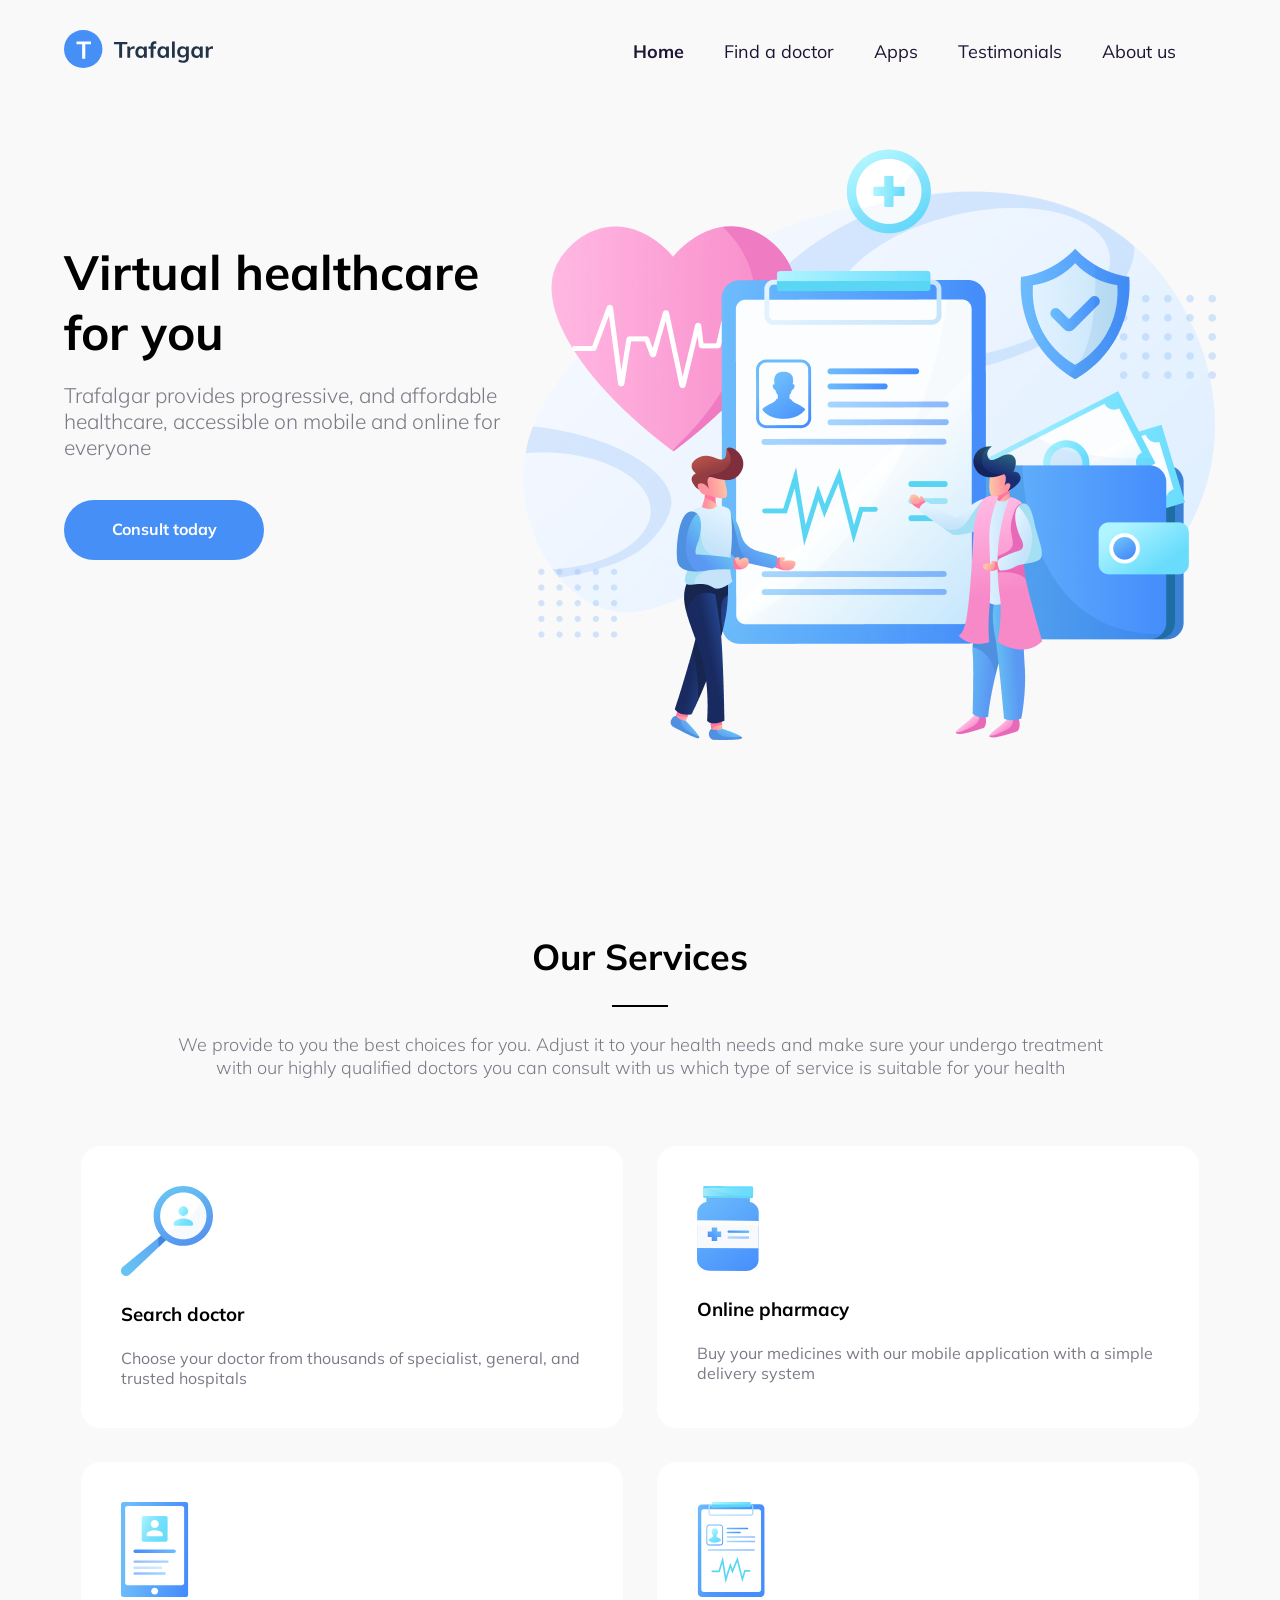
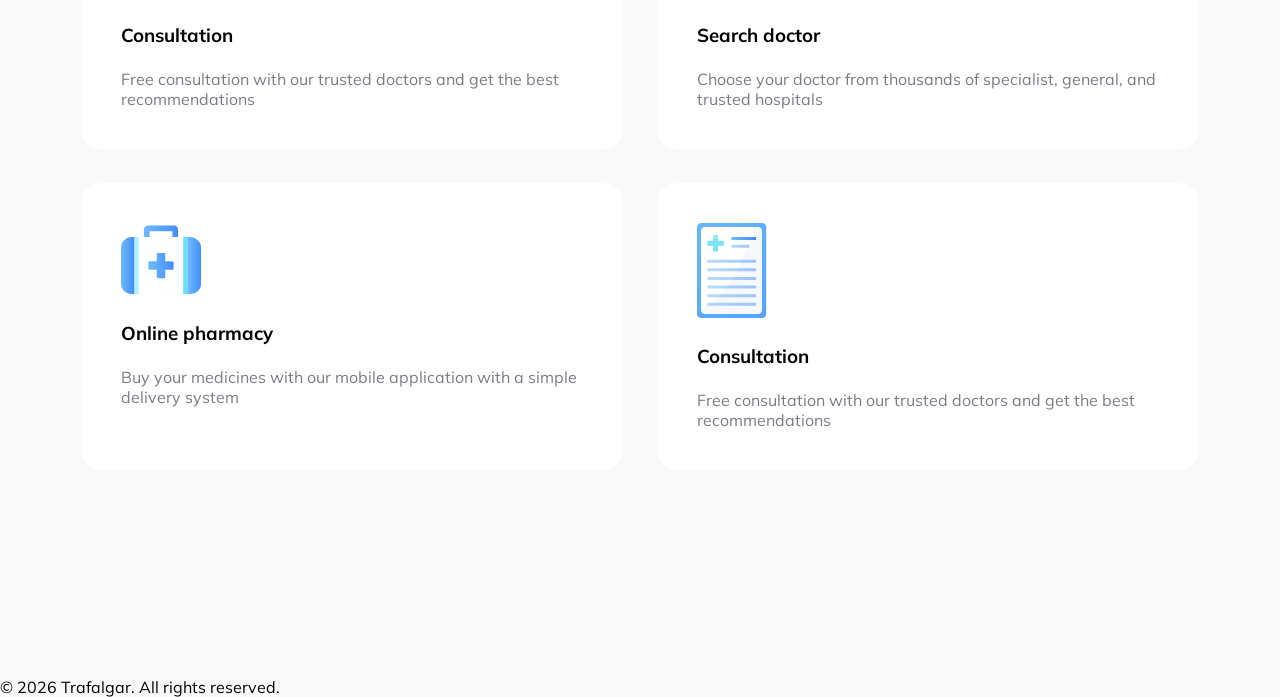
<file: index.html>
<!DOCTYPE html>
<html lang="en">
<head>
  <meta charset="UTF-8">
  <meta name="viewport" content="width=device-width, initial-scale=1.0">
  <title>Home | Trafalgar</title>
  <meta name="description" content="Trafalgar: progressive and affordable virtual healthcare, accessible on mobile and online.">

  <link rel="preconnect" href="https://fonts.gstatic.com">
  <link href="https://fonts.googleapis.com/css2?family=Mulish:wght@300;400;500;600;700;800;900&display=swap"
    rel="stylesheet">

  <link rel="stylesheet" href="css/reset.css">
  <link rel="stylesheet" href="css/styles.css">
</head>
<body>
  <header>
    <nav id="navbar">
      <a href="#">
        <img src="images/logo.svg" alt="Trafalgar logo">
      </a>

      <ul class="nav-list">
        <li class="nav-item active">
          <a href="#">Home</a>
        </li>
        <li class="nav-item">
          <a href="#">Find a doctor</a>
        </li>
        <li class="nav-item">
          <a href="#">Apps</a>
        </li>
        <li class="nav-item">
          <a href="#">Testimonials</a>
        </li>
        <li class="nav-item">
          <a href="#">About us</a>
        </li>
      </ul>
    </nav>
  </header>

  <main>
    <section id="main-banner">
      
      <div class="banner-content">
        <h1>Virtual healthcare for you</h1>
        
        <p>Trafalgar provides progressive, and affordable
        healthcare, accessible on mobile and online
        for everyone</p>
        
        <a href="#our-services">Consult today</a>
      </div>

      <div class="banner-image">
        <img src="images/main-banner.svg" alt="Doctor attending a patient online">
      </div>
    </section>

    <section id="our-services">
      <div class="section-header">
        <h2 class="section-title">Our Services</h2>
        <hr>

        <p class="subtitle">We provide to you the best choices for you. Adjust it to your health needs and make sure your undergo treatment with our highly qualified doctors you can consult with us which type of service is suitable for your health</p>
      </div>

      <div class="services">

        <!--  Primeiro serviço -->
        <div class="service">
          <img src="images/service-1.svg" alt="Search doctor icon">

          <h3>Search doctor</h3>

          <p>Choose your doctor from thousands of specialist, general, and trusted hospitals</p>
        </div>

        <!--  Segundo serviço -->
        <div class="service">
          <img src="images/service-2.svg" alt="Online pharmacy icon">
        
          <h3>Online pharmacy</h3>
        
          <p>Buy your medicines with our mobile application with a simple delivery system</p>
        </div>

        <!--  Terceiro serviço -->
        <div class="service">
          <img src="images/service-3.svg" alt="Consultation icon">
        
          <h3>Consultation</h3>
        
          <p>Free consultation with our trusted doctors and get the best recommendations</p>
        </div>

        <!--  Primeiro serviço -->
        <div class="service">
          <img src="images/service-4.svg" alt="Search doctor icon">

          <h3>Search doctor</h3>

          <p>Choose your doctor from thousands of specialist, general, and trusted hospitals</p>
        </div>

        <!--  Segundo serviço -->
        <div class="service">
          <img src="images/service-5.svg" alt="Online pharmacy icon">
        
          <h3>Online pharmacy</h3>
        
          <p>Buy your medicines with our mobile application with a simple delivery system</p>
        </div>

        <!--  Terceiro serviço -->
        <div class="service">
          <img src="images/service-6.svg" alt="Consultation icon">
        
          <h3>Consultation</h3>
        
          <p>Free consultation with our trusted doctors and get the best recommendations</p>
        </div>

      </div>
    </section>
  </main>

  <footer>
    <p>&copy; 2026 Trafalgar. All rights reserved.</p>
  </footer>
</body>
</html>
</file>
<file: css/styles.css>
/* - HEADER - */
#navbar {
  /* background-color: #999; */

  display: flex;
  justify-content: space-between;
  align-items: center;

  max-width: 1400px;
  margin: 0 auto;
  padding: 30px 0;
}

#navbar img {
  width: 150px;
}

#navbar .nav-list {
  display: flex;
  list-style: none;
}

#navbar .nav-list .nav-item {
  margin-right: 40px;
}

#navbar .nav-list .nav-item a {
  text-decoration: none;
  color: #1F1534;
  font-size: 18px;
}

#navbar .nav-list .nav-item.active {
  font-weight: 700;
}

main {
  max-width: 1400px;
  display: block;
  margin: 0 auto;
}

/* - SECTION: MAIN BANNER - */
#main-banner {
  display: flex;
  justify-content: space-between;
  align-items: flex-start;

  margin-top: 40px;
}

#main-banner .banner-content {
  padding-top: 100px;
  width: 450px;
}

#main-banner .banner-content h1 {
  font-size: 48px;
  margin-bottom: 20px;
}

#main-banner .banner-content p {
  font-size: 21px;
  font-weight: 300;
  color: #7D7987;
  margin-bottom: 20px;
}

#main-banner .banner-content a {
  background-color: #458FF6;
  color: white;
  font-weight: 700;
  text-decoration: none;
  display: block;
  width: 200px;
  height: 60px;
  border-radius: 55px;
  margin-top: 40px;

  text-align: center; /* Alinhamento horizontal */
  line-height: 58px; /* Alinhamento vertical */

  transition: transform 150ms, box-shadow 150ms;
}

#main-banner .banner-content a:hover {
  transform: translateY(-5px);
  box-shadow: 0 5px 10px rgba(0, 0, 0, 0.25);
  transition: transform 150ms, box-shadow 150ms;
}

/* - SECTION: OUR SERVICES - */
#our-services {
  margin-top: 190px;
  margin-bottom: 190px;
}

#our-services .section-header {
  text-align: center;
  margin: 0 auto;
  max-width: 952px;

  margin-bottom: 50px;
}

#our-services .section-header .section-title {
  font-size: 36px;
  font-weight: 700;
  margin-bottom: 26px;
}

#our-services .section-header hr {
  border-bottom: 2px solid black;
  width: 56px;

  display: block;
  margin: 0 auto;
}

#our-services .section-header .subtitle {
  margin-top: 26px;
  font-size: 18px;
  color: #7D7987;
  font-weight: 300;
}

#our-services .services {
  display: flex;
  flex-wrap: wrap; /* Quebra os elementos */
  /* padding: 0 40px; */
}

#our-services .services .service {
  background-color: #fff;
  margin: 17px;
  padding: 40px;
  border-radius: 20px;

  flex: 1 1 400px;
}

#our-services .services .service img {
  margin-bottom: 22px;
}

#our-services .services .service h3 {
  margin-bottom: 22px;
}

#our-services .services .service p {
  font-size: 16px;
  color: #7D7987;
}

/* Breakpoint de 1400px: menor do que 1400px */
@media screen and (max-width: 1400px) {
  #navbar {
    max-width: auto;
    width: 90%;
  }

  main {
    max-width: auto;
    width: 90%;
  }
}

/* Breakpoint de 1200px: menor do que 1200px */
@media screen and (max-width: 1200px) {
  #main-banner {
    flex-direction: column;
  }

  #main-banner .banner-content {
    padding-top: 0;
    width: 100%;
  }

  #main-banner .banner-image {
    display: block;
    margin: 0 auto;
  }

  #main-banner .banner-image img {
    width: 100%;
  }
}

#navbar .nav-list .nav-item a:hover,
#navbar .nav-list .nav-item a:focus-visible {
  color: #458FF6;
}
</file>
